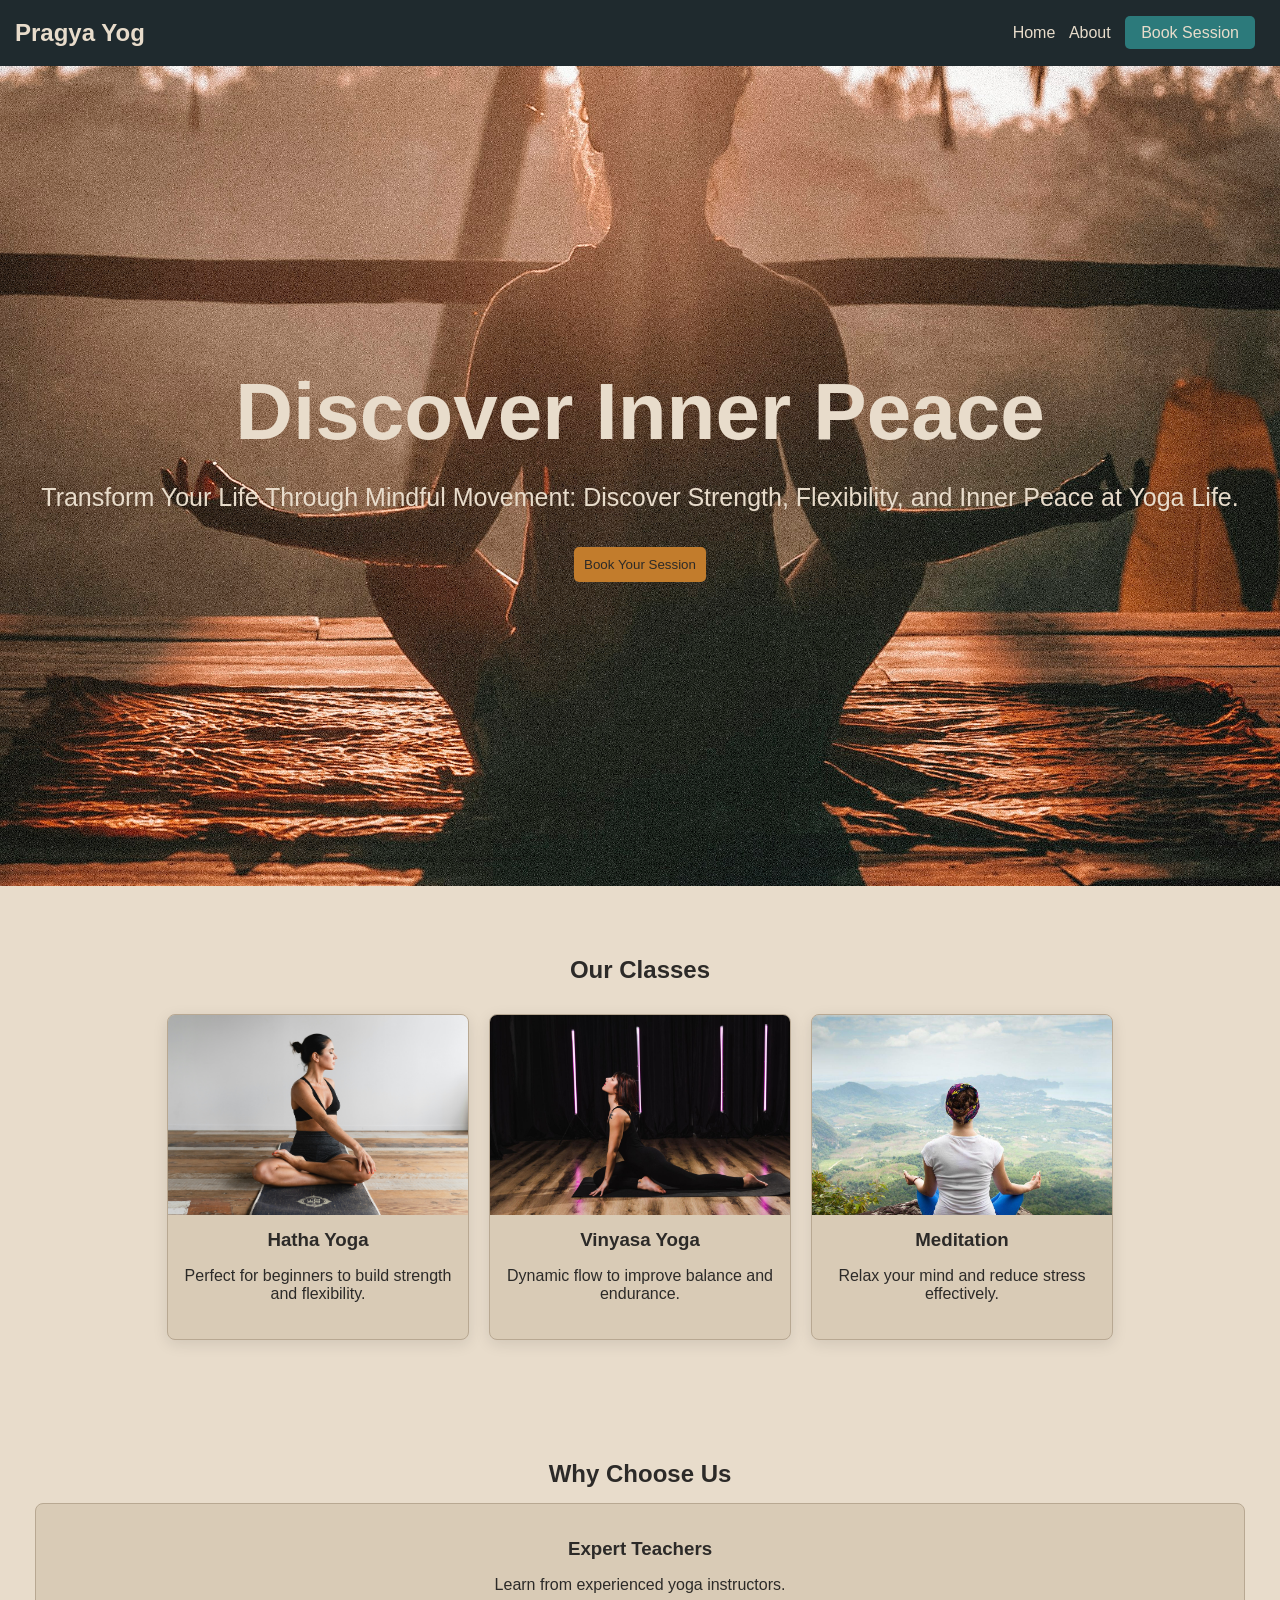
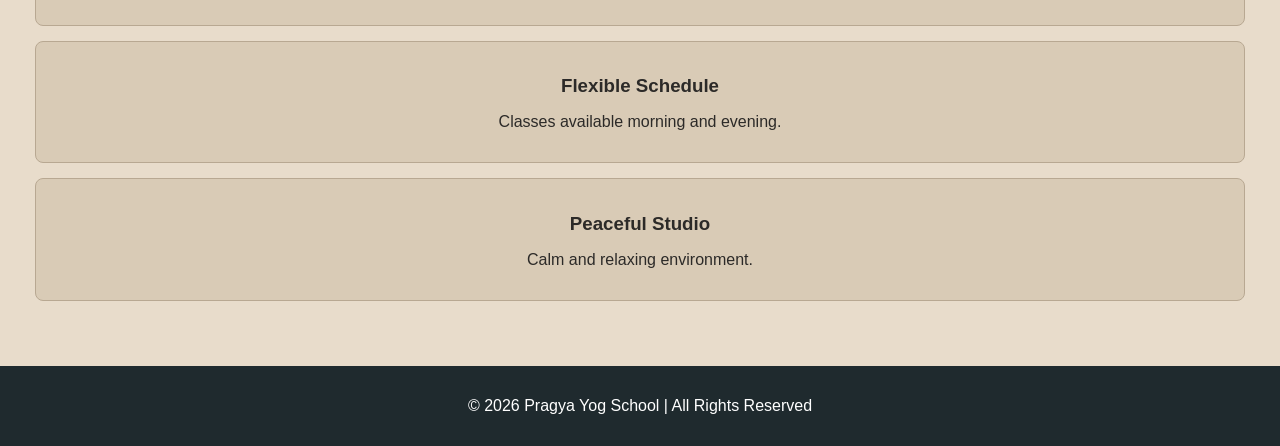
<file: index.html>
<!DOCTYPE html>
<html>
<head>
  <title>Yoga Life</title>
  <link rel="stylesheet" href="style.css">
</head>

<body>

<div class="navbar">
  <h2>Pragya Yog</h2>
  <br><br>
  <div>
    <a href="#">Home</a>
    <a href="#">About</a>
    <a href="booking.html" class="btn">Book Session</a>
  </div>
</div>

<div class="head">
  <h1>Discover Inner Peace</h1>
  <p>Transform Your Life Through Mindful Movement: Discover Strength, Flexibility, and Inner Peace at Yoga Life.</p>
  <a href="booking.html">
    <button>Book Your Session</button>
  </a>
</div>

<section id="classes" class="classes">
  <h2>Our Classes</h2>
  <div class="card-container">

    <div class="card">
      <img src="image 1.jpg" alt="">
      <h3>Hatha Yoga</h3>
      <p>Perfect for beginners to build strength and flexibility.</p>
    </div>

    <div class="card">
      <img src="image 2.jpg" alt="">
      <h3>Vinyasa Yoga</h3>
      <p>Dynamic flow to improve balance and endurance.</p>
    </div>

    <div class="card">
      <img src="image 3.jpg" alt="">
      <h3>Meditation</h3>
      <p>Relax your mind and reduce stress effectively.</p>
    </div>

  </div>
</section>

<div class="section">
  <h2>Why Choose Us</h2>

  <div class="box">
    <h3>Expert Teachers</h3>
    <p>Learn from experienced yoga instructors.</p>
  </div>

  <div class="box">
    <h3>Flexible Schedule</h3>
    <p>Classes available morning and evening.</p>
  </div>

  <div class="box">
    <h3>Peaceful Studio</h3>
    <p>Calm and relaxing environment.</p>
  </div>
</div>

<div class="footer">
  <p>© 2026 Pragya Yog School | All Rights Reserved</p>
</div>

</body>
</html>
</file>
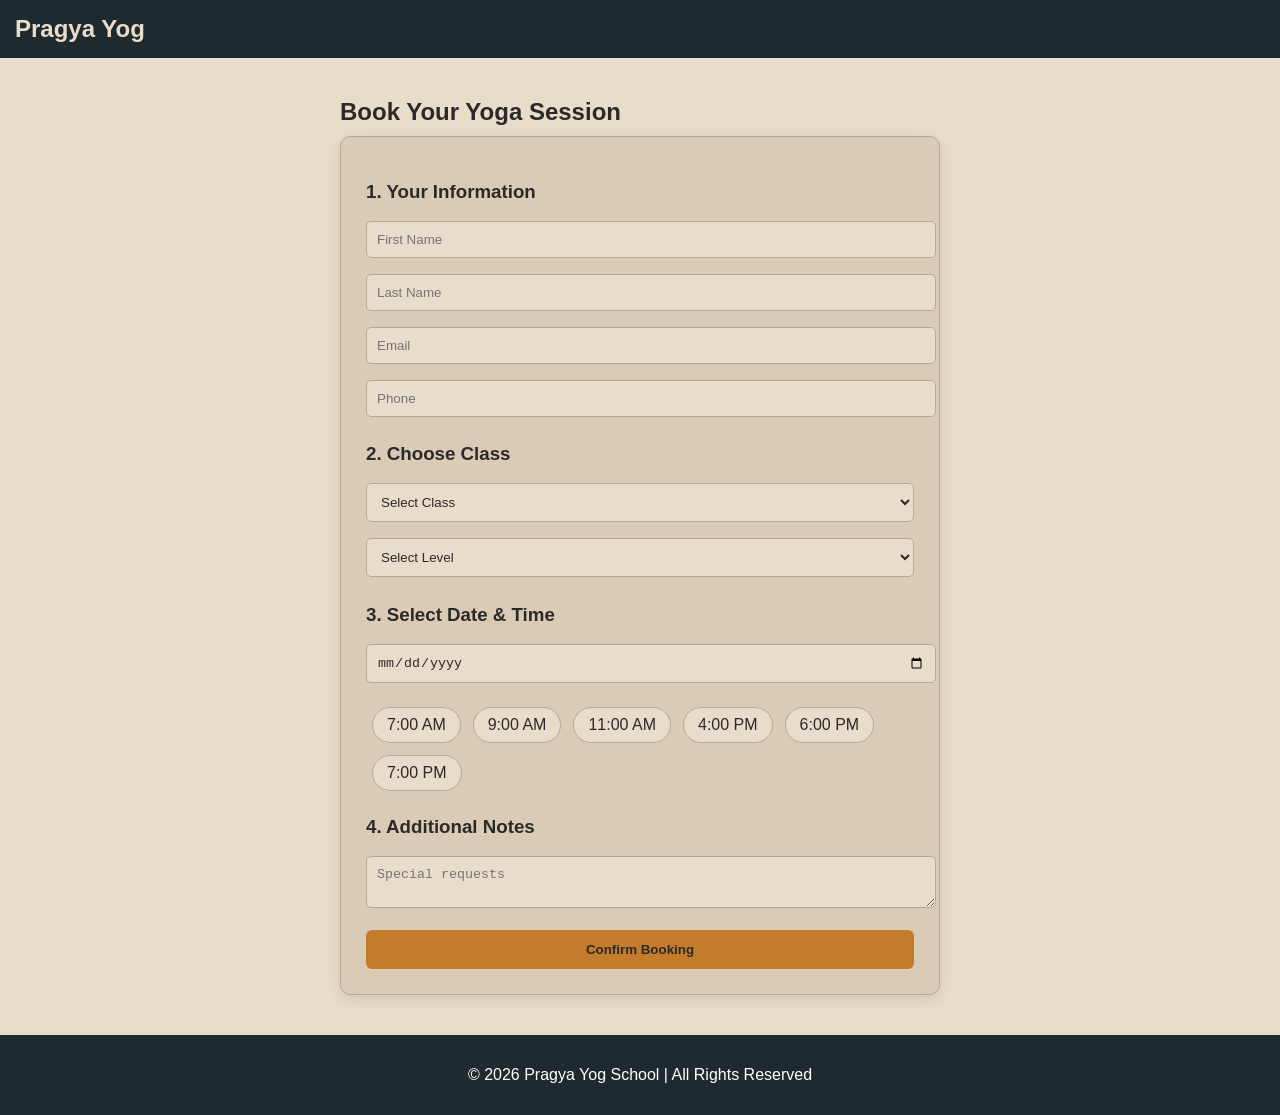
<file: booking.html>
<!DOCTYPE html>
<html lang="en">
<head>
  <meta charset="UTF-8">
  <title>Book Session</title>
  <link rel="stylesheet" href="style.css">
</head>
<body>

<form action="confirmation.html">
<header class="navbar">
  <h2>Pragya Yog</h2>
</header>

<section class="booking">
  <h1>Book Your Yoga Session</h1>

  <div class="form-box">

    <h3>1. Your Information</h3>
    <input type="text" required placeholder="First Name">
    <input type="text" required placeholder="Last Name">
    <input type="email" required placeholder="Email">
    <input type="text" required placeholder="Phone">

    <h3>2. Choose Class</h3>
      <select required>
           <option value="">Select Class</option>
           <option>Foundation Flow</option>
           <option>Vinyasa Practice</option>
           <option>Evening Relaxation</option>
      </select>

      <select required>
          <option value="">Select Level</option>
          <option>Beginner</option>
          <option>Intermediate</option>
          <option>Advanced</option>
      </select>

    <h3>3. Select Date & Time</h3>
    <input type="date" required>

    <div class="time-slots">
      <label class="time-option">
        <input type="radio" name="time">
        <span>7:00 AM</span>
      </label>

      <label class="time-option">
        <input type="radio" name="time">
        <span>9:00 AM</span>
      </label>

      <label class="time-option">
        <input type="radio" name="time">
        <span>11:00 AM</span>
      </label>

      <label class="time-option">
        <input type="radio" name="time">
        <span>4:00 PM</span>
      </label>

      <label class="time-option">
        <input type="radio" name="time">
        <span>6:00 PM</span>
      </label>

      <label class="time-option">
        <input type="radio" name="time">
        <span>7:00 PM</span>
      </label>
    </div>

    <h3>4. Additional Notes</h3>
    <textarea placeholder="Special requests"></textarea>

    <button type="submit" class="btn full">Confirm Booking</button>
  </div>
</form>
</section>

<div class="footer">
  <p>© 2026 Pragya Yog School | All Rights Reserved</p>
</div>
</body>
</html>
</file>
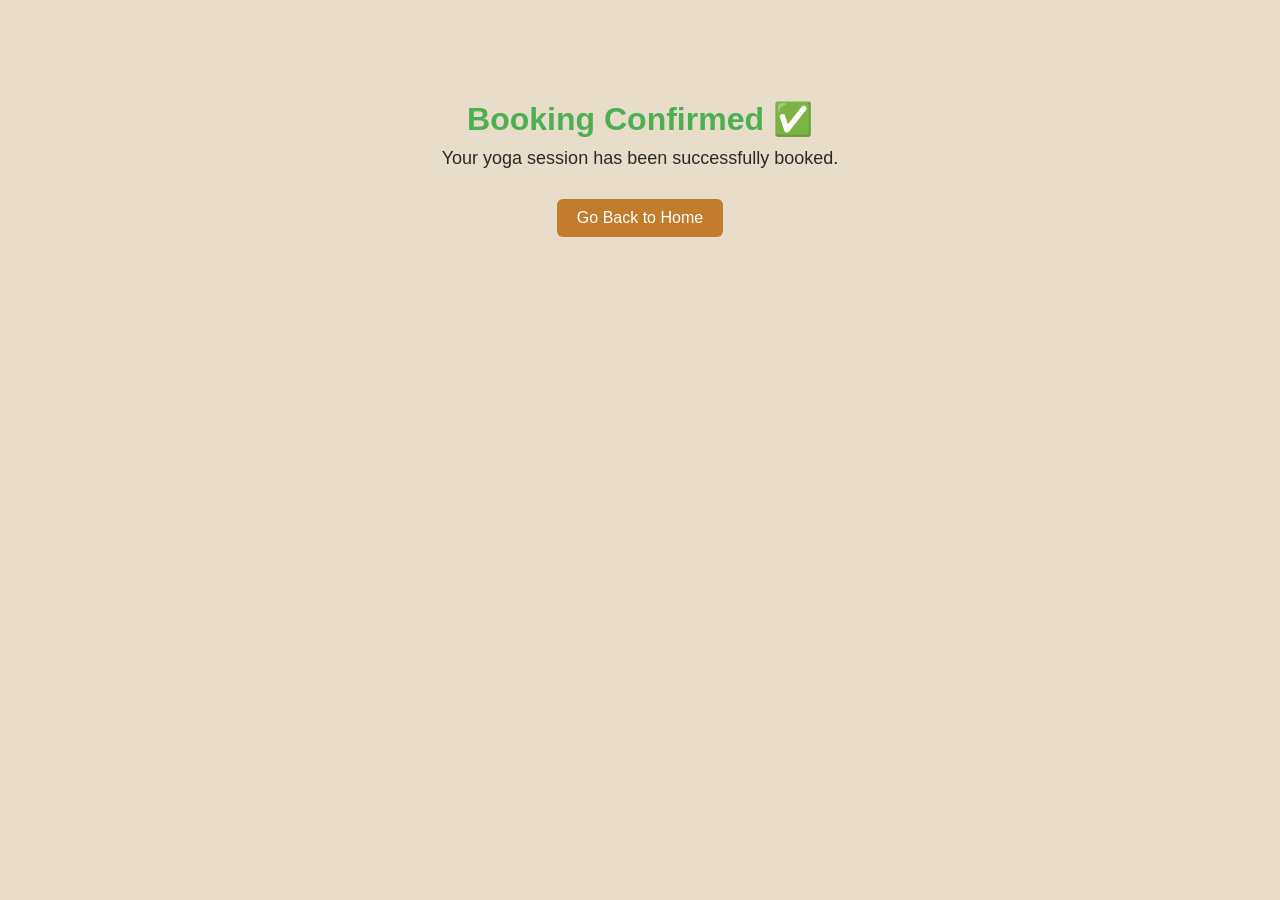
<file: confirmation.html>
<!DOCTYPE html>
<html lang="en">
<head>
    <meta charset="UTF-8">
    <meta name="viewport" content="width=device-width, initial-scale=1.0">
    <title>confirmation</title>
    <link rel="stylesheet" href="style.css">
</head>
<body>
    <div class="confirmation">
  <h1>Booking Confirmed ✅</h1>
  <p>Your yoga session has been successfully booked.</p>
  <a href="index.html">Go Back to Home</a>
</div>

</body>
</html>
</file>
<file: style.css>
body {
  font-family: Arial;
  margin: 0;
  background-color: #e8dccb;
  color: #2c2a28;
}

h1, h2, h3 {
  margin-bottom: 10px;
}

/* navigation */
.navbar {
  background-color: #1f2a2e;
  color: #e8dccb;
  padding: 15px;
  display: flex;
  justify-content: space-between;
  align-items: center;
}

.btn{
  background: #2c7a7b;
  color: white;
  padding: 8px 16px;
  border-radius: 5px;
}

.navbar h2 {
  margin: 0;
}

.navbar a {
  margin-right: 10px;
  text-decoration: none;
  color: #e8dccb;
}

/* head */
.head {
  height: 720px;
  background-color: #2c2a28;
  background: url(background.jpg) center/cover;
  color: #e8dccb;
  text-align: center;
  padding: 50px 20px;
}

.head h1 {
  font-size: 80px;
  margin-top: 250px;
}

.head p{
  font-size: 25px;
}

.head button {
  padding: 10px;
  background-color: #c27c2c;
  border: none;
  color: #2c2a28;
  border-radius: 5px;
}

/* classes */
.classes {
  padding: 50px;
  text-align: center;
}

.card-container {
  display: flex;
  gap: 20px;
  margin-top: 30px;
  justify-content: center;
}

.card {
  width: 300px;
  background: #d9cbb6;
  border: #b8a892 solid 1px;
  border-radius: 8px;
  overflow: hidden;
  box-shadow: 0 4px 15px rgba(0,0,0,0.1);
}

.card img {
  width: 100%;
  height: 200px;
  object-fit: cover;
}

.card h3 {
  margin: 10px;
}

.card p {
  padding: 0 10px 20px;
}

.section {
  text-align: center;
  padding: 50px 20px;
}

/* about */





/* footer */
.footer {
  background-color: #1f2a2e;
  color: white;
  text-align: center;
  padding: 15px;
}

/* booking */
.booking{
    max-width: 600px;
    margin: auto;
    padding: 20px;
}

.form-box {
  background: #d9cbb6;
  border: #b8a892 solid 1px;
  padding: 25px;
  margin-bottom: 20px;
  border-radius: 10px;
  box-shadow: 0 4px 15px rgba(0,0,0,0.1);
}

.form-box h3 {
  margin-top: 20;
}

input, select, textarea {
  background-color: #e8dccb;
  color: #2c2a28;
  width: 100%;
  margin: 8px 0;
  padding: 10px;
  border: 1px solid #b8a892;
  border-radius: 5px;
}

.time-slots {
  margin-top: 10px;
  display: block;
}

.time-slots button {
  display: inline-block;
  margin: 6px;
  padding: 8px 14px;
  border-radius: 20px;
  border: 1px solid #b8a892;
  background-color: #d9cbb6;
  color: #2c2a28;
  cursor: pointer;
}

.time-slots button:hover {
  background-color: #c27c2c;
  color: #2c2a28;
}

.full {
  width: 100%;
  padding: 12px;
  background-color: #c27c2c;
  color: #2c2a28;
  border: none;
  border-radius: 6px;
  margin-top: 10px;
  font-weight: bold;
  cursor: pointer;
}

.full:hover {
  background-color: #a8641f;
}

.summary {
  background-color: #2c2a28;
  color: #e8dccb;
  padding: 20px;
  border-radius: 10px;
}

.time-slots {
  display: flex;
  flex-wrap: wrap;
  margin-top: 10px;
}

.time-option {
  display: inline-block;
  margin: 6px;
  cursor: pointer;
}

.time-option input {
  display: none;
}

.time-option span{
  padding: 8px 14px;
  border-radius: 20px;
  border: 1px solid #b8a892;
  background-color: #e8dccb;
  color: #2c2a28;
  display: inline-block;
}

.time-option span:hover {
  transition: 0.2s;
}

.time-option input:checked + span {
  background: #c27c2c;
  color: #2c2a28;
}

/* Confirmation page */
.confirmation {
  text-align: center;
  margin-top: 100px;
}

.confirmation h1 {
  font-size: 32px;
  color: #4CAF50;
}

.confirmation p {
  font-size: 18px;
  margin: 10px 0;
}

.confirmation a {
  display: inline-block;
  margin-top: 20px;
  padding: 10px 20px;
  background: #c27c2c;
  color: white;
  text-decoration: none;
  border-radius: 6px;
}
body {
  font-family: Arial;
  margin: 0;
  background-color: #e8dccb;
  color: #2c2a28;
}

h1, h2, h3 {
  margin-bottom: 10px;
}

.navbar {
  background-color: #1f2a2e;
  color: #e8dccb;
  padding: 15px;
  display: flex;
  justify-content: space-between;
  align-items: center;
}

.navbar h2 {
  margin: 0;
}

.navbar a {
  margin-right: 10px;
  text-decoration: none;
  color: #e8dccb;
}

.head {
  background-color: #2c2a28;
  color: #e8dccb;
  text-align: center;
  padding: 50px 20px;
}

.head button {
  padding: 10px;
  background-color: #c27c2c;
  border: none;
  color: #2c2a28;
  border-radius: 5px;
}

.section {
  text-align: center;
  padding: 50px 20px;
}

.box {
  background-color: #d9cbb6;
  margin: 15px;
  padding: 15px;
  border-radius: 8px;
  border: #b8a892 solid 1px;
}

button:hover{
  background-color: #a8641f;
  color: white;
  transition: 0.3s;
}

button {
  padding: 10px;
  margin-top: 10px;
}

.footer {
  background-color: #1f2a2e;
  color: white;
  text-align: center;
  padding: 15px;
}

.booking{
    max-width: 600px;
    margin: auto;
    padding: 20px;
}

.form-box {
  background: #d9cbb6;
  border: #b8a892 solid 1px;
  padding: 25px;
  margin-bottom: 20px;
  border-radius: 10px;
  box-shadow: 0 4px 15px rgba(0,0,0,0.1);
}

.form-box h3 {
  margin-top: 20;
}

input, select, textarea {
  background-color: #e8dccb;
  color: #2c2a28;
  width: 100%;
  margin: 8px 0;
  padding: 10px;
  border: 1px solid #b8a892;
  border-radius: 5px;
}

.time-slots {
  margin-top: 10px;
  display: block;
}

.time-slots button {
  display: inline-block;
  margin: 6px;
  padding: 8px 14px;
  border-radius: 20px;
  border: 1px solid #b8a892;
  background-color: #d9cbb6;
  color: #2c2a28;
  cursor: pointer;
}

.time-slots button:hover {
  background-color: #c27c2c;
  color: #2c2a28;
}

.full {
  width: 100%;
  padding: 12px;
  background-color: #c27c2c;
  color: #2c2a28;
  border: none;
  border-radius: 6px;
  margin-top: 10px;
  font-weight: bold;
  cursor: pointer;
}

.full:hover {
  background-color: #a8641f;
}

.time-slots {
  display: flex;
  flex-wrap: wrap;
  margin-top: 10px;
}

.time-option {
  display: inline-block;
  margin: 6px;
  cursor: pointer;
}

.time-option input {
  display: none;
}

.time-option span{
  padding: 8px 14px;
  border-radius: 20px;
  border: 1px solid #b8a892;
  background-color: #e8dccb;
  color: #2c2a28;
  display: inline-block;
}

.time-option span:hover {
  transition: 0.2s;
}

.time-option input:checked + span {
  background: #c27c2c;
  color: #2c2a28;
}

/* Confirmation page */
.confirmation {
  text-align: center;
  margin-top: 100px;
}

.confirmation h1 {
  font-size: 32px;
  color: #4CAF50;
}

.confirmation p {
  font-size: 18px;
  margin: 10px 0;
}

.confirmation a {
  display: inline-block;
  margin-top: 20px;
  padding: 10px 20px;
  background: #c27c2c;
  color: white;
  text-decoration: none;
  border-radius: 6px;
}
</file>
